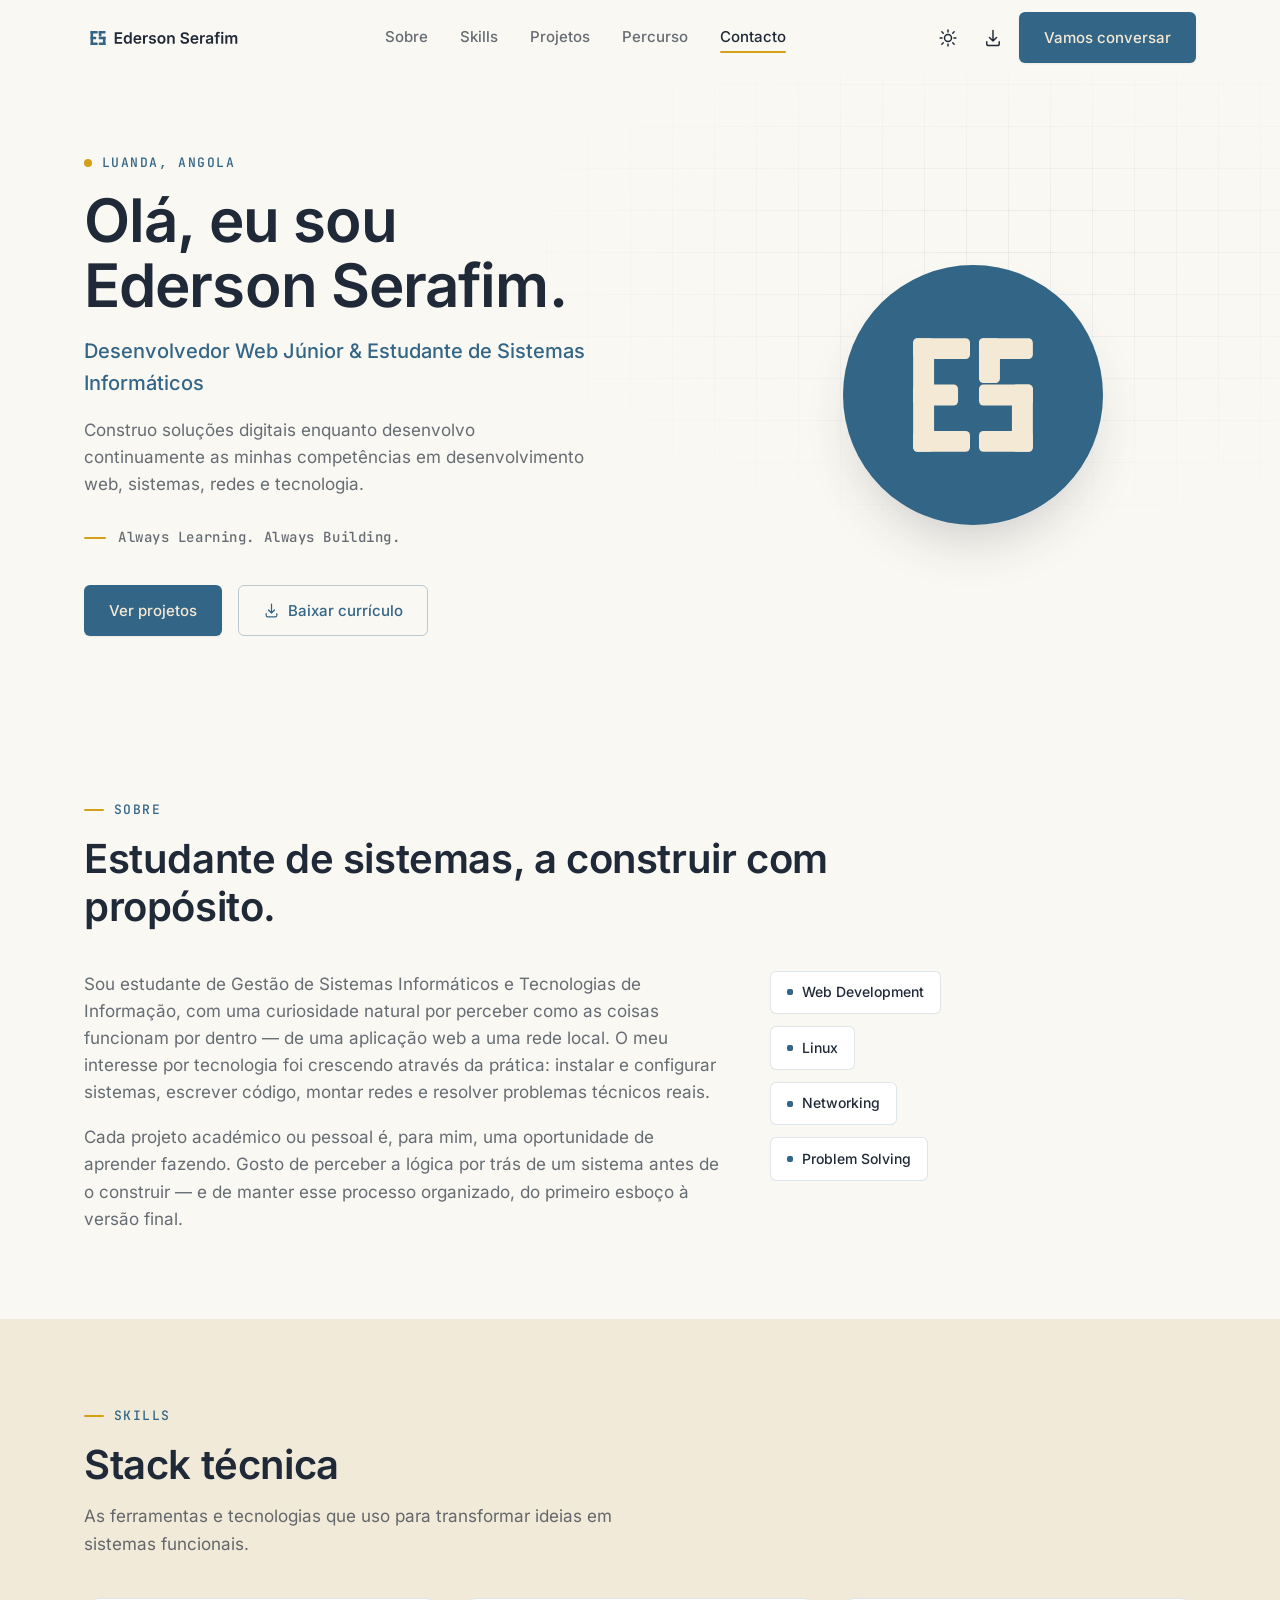
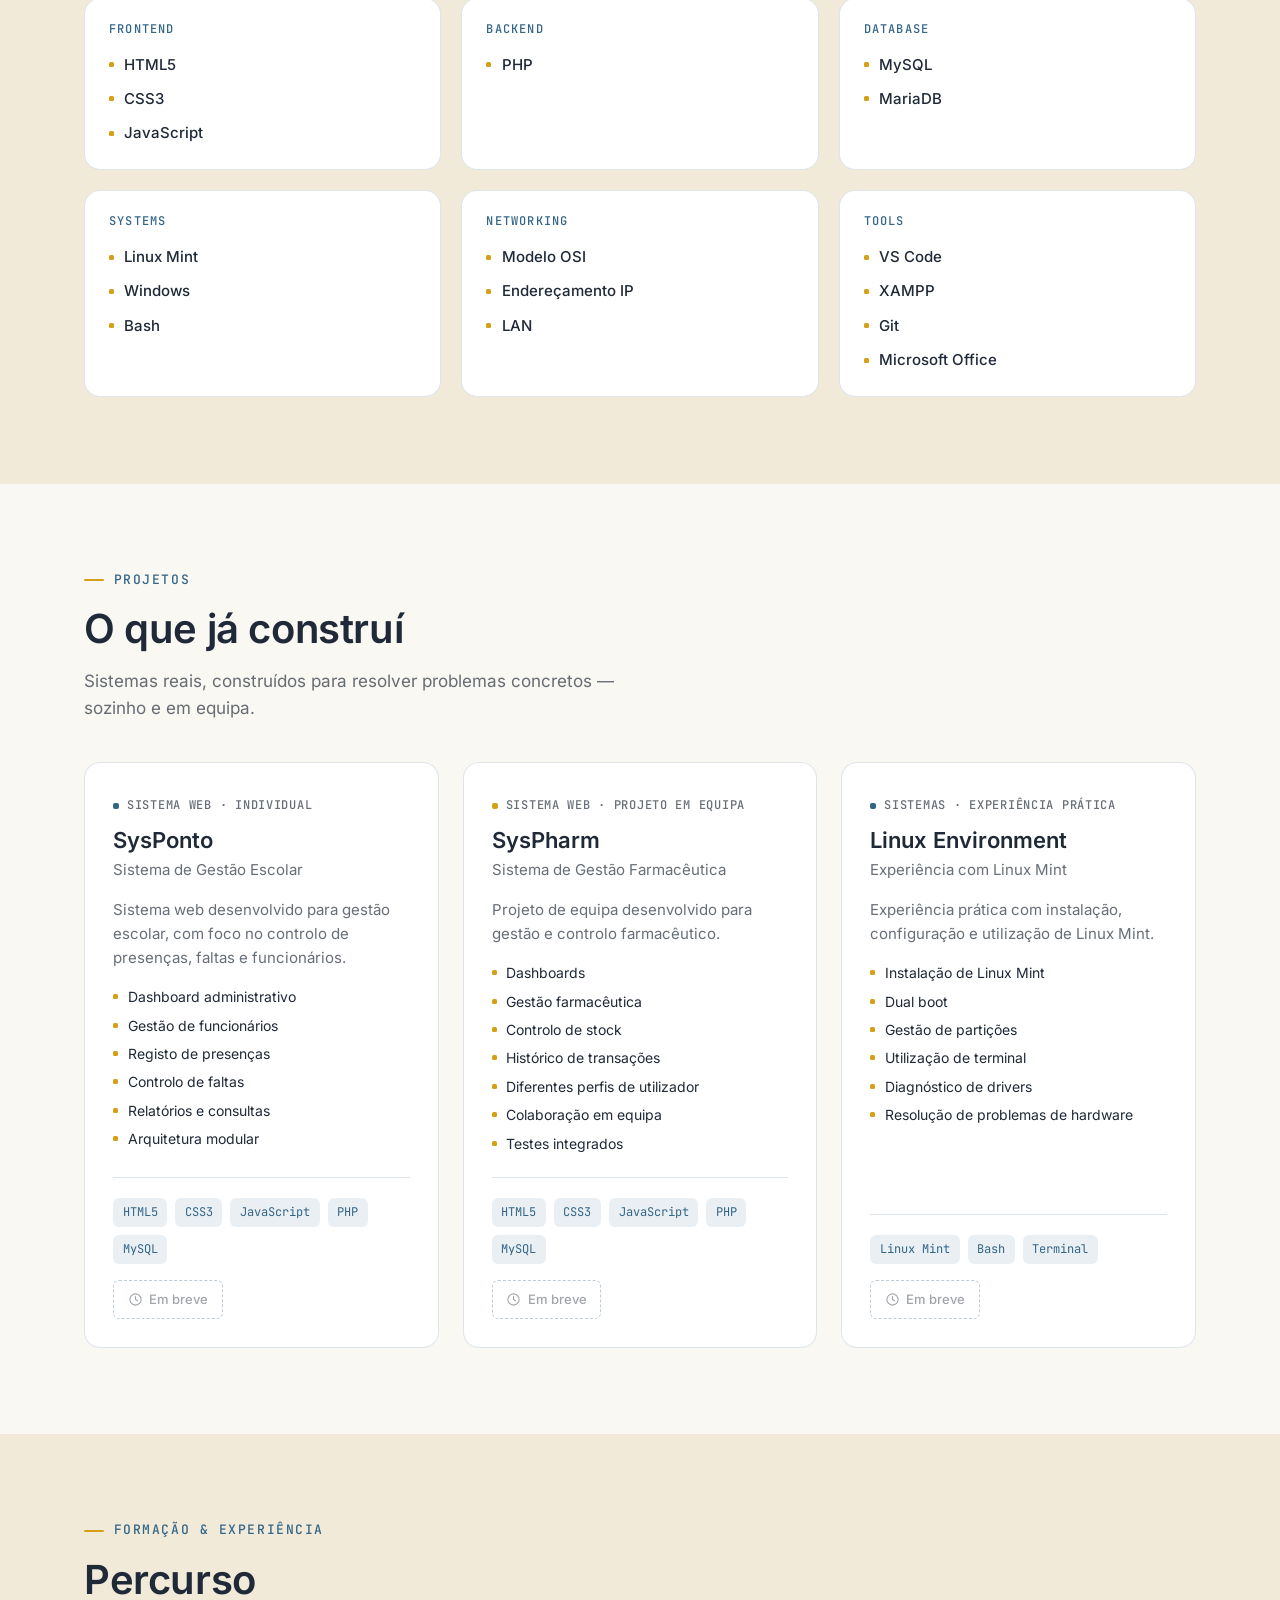
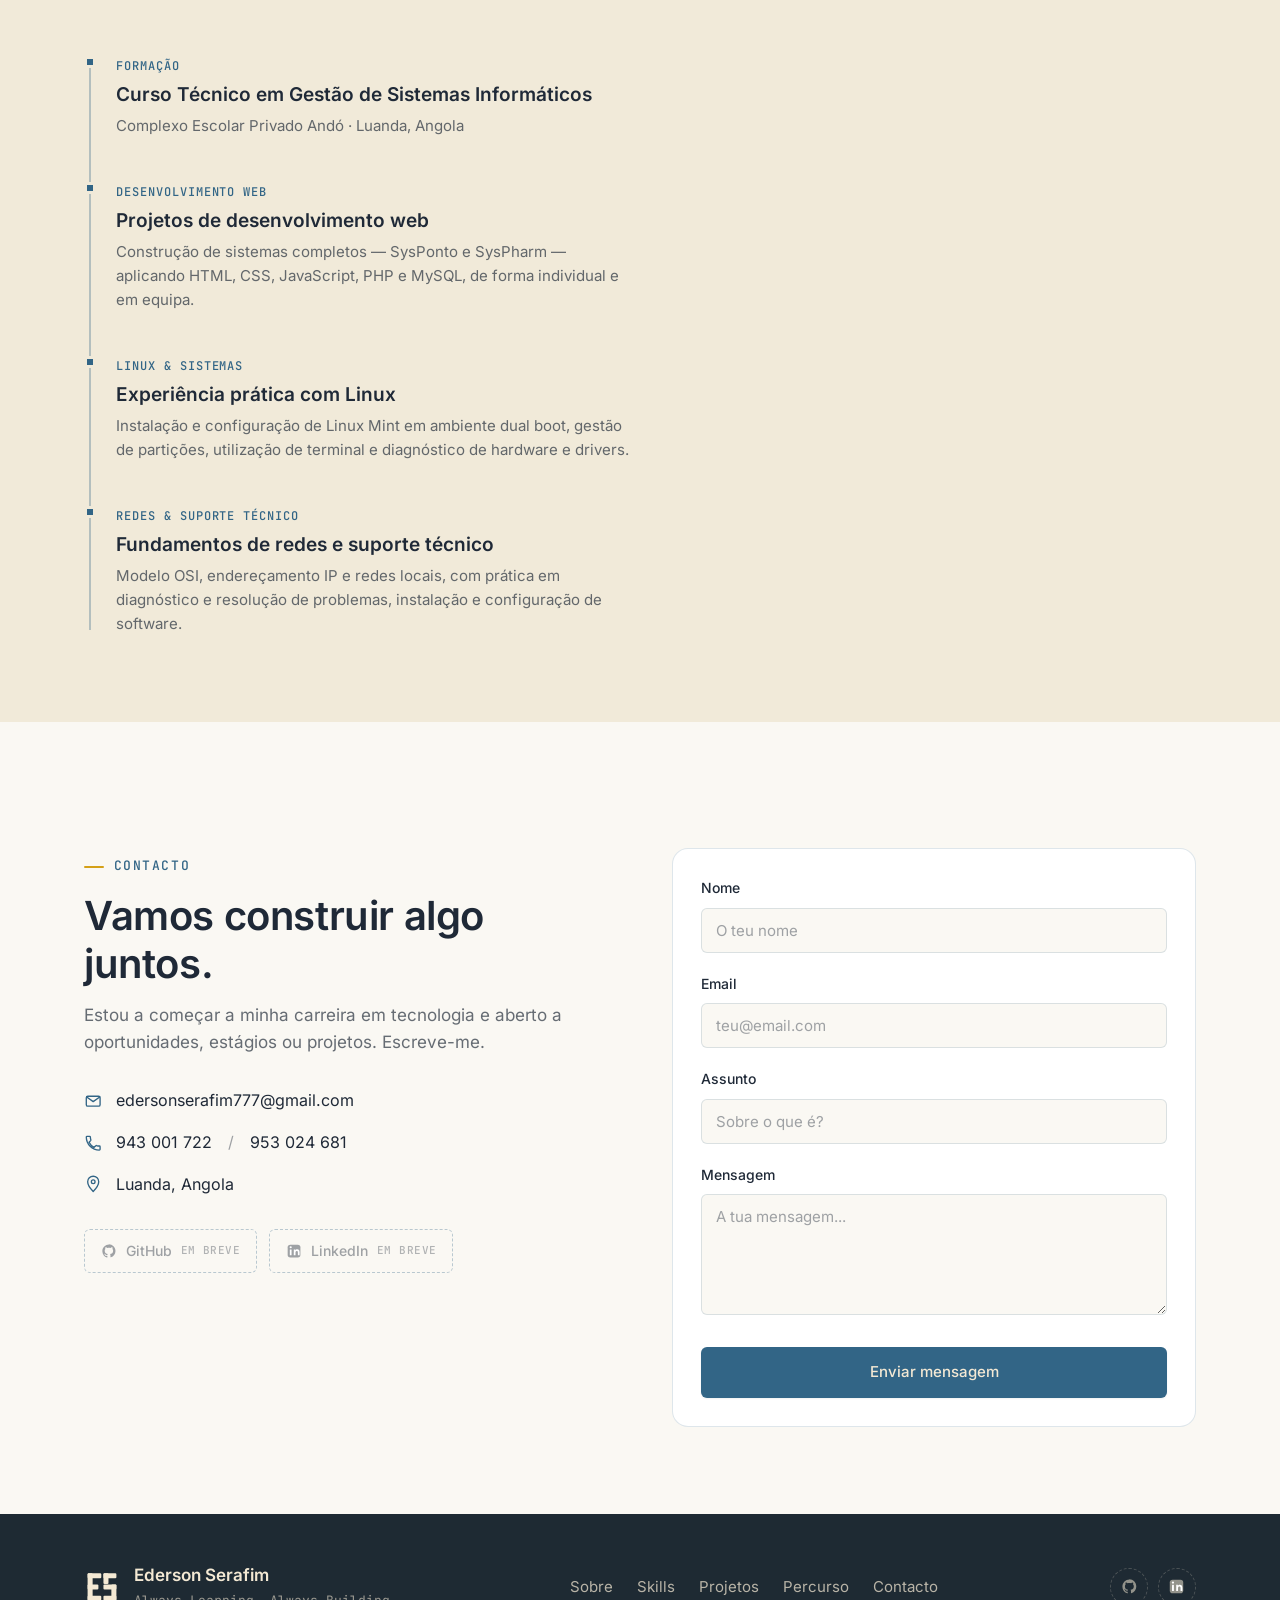
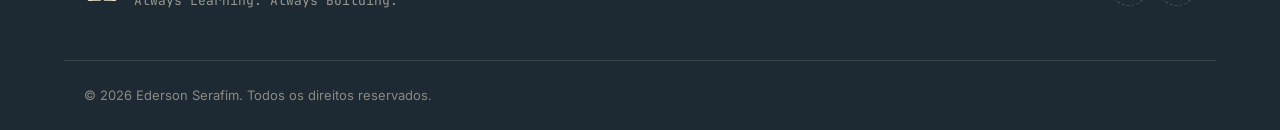
<file: index.html>
<!DOCTYPE html>
<html lang="pt" data-theme="light">
<head>
  <meta charset="UTF-8">
  <meta name="viewport" content="width=device-width, initial-scale=1.0">
  <meta name="color-scheme" content="light dark">
  <title>Ederson Serafim | Desenvolvedor Web Júnior</title>
  <meta name="description" content="Portfólio de Ederson Serafim, estudante de Gestão de Sistemas Informáticos com foco em desenvolvimento web, sistemas, redes e tecnologia.">
  <meta name="author" content="Ederson Serafim">
  <meta name="robots" content="index, follow">

  <!-- Open Graph -->
  <meta property="og:type" content="website">
  <meta property="og:title" content="Ederson Serafim | Desenvolvedor Web Júnior">
  <meta property="og:description" content="Portfólio de Ederson Serafim, estudante de Gestão de Sistemas Informáticos com foco em desenvolvimento web, sistemas, redes e tecnologia.">
  <meta property="og:image" content="assets/favicon/apple-touch-icon.png">
  <meta property="og:locale" content="pt_AO">
  <meta name="twitter:card" content="summary">

  <!-- Favicons (conjunto oficial da marca) -->
  <link rel="icon" href="assets/favicon/favicon.svg" type="image/svg+xml">
  <link rel="icon" href="assets/favicon/favicon-32.png" sizes="32x32" type="image/png">
  <link rel="icon" href="assets/favicon/favicon-16.png" sizes="16x16" type="image/png">
  <link rel="apple-touch-icon" href="assets/favicon/apple-touch-icon.png">
  <link rel="manifest" href="assets/favicon/site.webmanifest">
  <meta name="theme-color" content="#FAF8F3" media="(prefers-color-scheme: light)">
  <meta name="theme-color" content="#1E2A33" media="(prefers-color-scheme: dark)">

  <!-- Fontes self-hosted: pré-carregar só os pesos críticos acima da dobra.
       Sem Google Fonts, sem qualquer CDN — self-hosting total, decisão
       deliberada para as condições de rede em Angola. -->
  <link rel="preload" href="assets/fonts/inter-400.woff2" as="font" type="font/woff2" crossorigin>
  <link rel="preload" href="assets/fonts/inter-600.woff2" as="font" type="font/woff2" crossorigin>

  <link rel="stylesheet" href="css/variables.css">
  <link rel="stylesheet" href="css/base.css">
  <link rel="stylesheet" href="css/components.css">
  <link rel="stylesheet" href="css/responsive.css">

  <!-- Rede de segurança sem JavaScript: o loader só desaparece via JS, e o
       conteúdo com [data-reveal] só aparece via IntersectionObserver. Sem
       isto, uma visita sem JS ficaria presa num ecrã de loading vazio. -->
  <noscript>
    <style>
      .loader { display: none !important; }
      [data-reveal] { opacity: 1 !important; transform: none !important; }
      .mobile-menu { display: none !important; }
      .menu-toggle { display: none !important; }
      .navbar__nav, .navbar__cta, .navbar__actions > .navbar__cv { display: flex !important; }
      .navbar__links { display: flex !important; }
    </style>
  </noscript>

  <!-- Dados estruturados: só campos com informação já presente na página -->
  <script type="application/ld+json">
  {
    "@context": "https://schema.org",
    "@type": "Person",
    "name": "Ederson Serafim",
    "jobTitle": "Desenvolvedor Web Júnior",
    "description": "Estudante de Gestão de Sistemas Informáticos com foco em desenvolvimento web, sistemas, redes e tecnologia.",
    "image": "assets/images/avatar.svg",
    "email": "mailto:edersonserafim777@gmail.com",
    "telephone": "+244943001722",
    "address": {
      "@type": "PostalAddress",
      "addressLocality": "Luanda",
      "addressCountry": "Angola"
    }
  }
  </script>

  <!-- Aplicar o tema guardado antes do primeiro paint, para evitar flash de tema errado -->
  <script>
    (function () {
      try {
        var stored = localStorage.getItem('es-theme');
        var theme = stored || (window.matchMedia('(prefers-color-scheme: dark)').matches ? 'dark' : 'light');
        document.documentElement.setAttribute('data-theme', theme);
      } catch (e) {}
    })();
  </script>
</head>
<body>

  <!-- Sprite de ícones — reutilizados via <use> em toda a página -->
  <svg aria-hidden="true" style="position:absolute;width:0;height:0;overflow:hidden" xmlns="http://www.w3.org/2000/svg">
    <defs>
      <symbol id="icon-sun" viewBox="0 0 24 24" fill="none" stroke="currentColor" stroke-width="1.75" stroke-linecap="round" stroke-linejoin="round">
        <circle cx="12" cy="12" r="4.2"></circle>
        <path d="M12 2.5v2.4M12 19.1v2.4M4.6 4.6l1.7 1.7M17.7 17.7l1.7 1.7M2.5 12h2.4M19.1 12h2.4M4.6 19.4l1.7-1.7M17.7 6.3l1.7-1.7"></path>
      </symbol>
      <symbol id="icon-moon" viewBox="0 0 24 24" fill="none" stroke="currentColor" stroke-width="1.75" stroke-linecap="round" stroke-linejoin="round">
        <path d="M19.8 14.5c-4.6 1.3-9-2.5-8.6-7.2.1-1.6.7-3.1 1.6-4.3C8.2 3.7 4.5 7.7 4.5 12.4c0 5.1 4.1 9.2 9.2 9.2 4 0 7.4-2.5 8.7-6.1-.8.5-1.7.8-2.6 1z"></path>
      </symbol>
      <symbol id="icon-mail" viewBox="0 0 24 24" fill="none" stroke="currentColor" stroke-width="1.75" stroke-linecap="round" stroke-linejoin="round">
        <rect x="3" y="5.5" width="18" height="13" rx="2"></rect>
        <path d="M3.5 6.5l8.5 6 8.5-6"></path>
      </symbol>
      <symbol id="icon-phone" viewBox="0 0 24 24" fill="none" stroke="currentColor" stroke-width="1.75" stroke-linecap="round" stroke-linejoin="round">
        <path d="M6.6 10.8c1.4 2.8 3.8 5.2 6.6 6.6l2.2-2.1c.3-.3.7-.4 1.1-.2 1.1.4 2.3.6 3.5.6.6 0 1 .5 1 1V20c0 .6-.4 1-1 1C10.6 21 3 13.4 3 4c0-.6.4-1 1-1h3.3c.6 0 1 .4 1 1 0 1.2.2 2.4.6 3.5.1.4 0 .8-.2 1.1L6.6 10.8z"></path>
      </symbol>
      <symbol id="icon-pin" viewBox="0 0 24 24" fill="none" stroke="currentColor" stroke-width="1.75" stroke-linecap="round" stroke-linejoin="round">
        <path d="M12 21.5s7.2-7.3 7.2-12.7a7.2 7.2 0 1 0-14.4 0c0 5.4 7.2 12.7 7.2 12.7z"></path>
        <circle cx="12" cy="8.8" r="2.4"></circle>
      </symbol>
      <symbol id="icon-github" viewBox="0 0 24 24" fill="currentColor" stroke="none">
        <path d="M12 2.2c-5.5 0-10 4.5-10 10 0 4.4 2.9 8.2 6.8 9.5.5.1.7-.2.7-.5v-1.9c-2.8.6-3.4-1.2-3.4-1.2-.5-1.1-1.1-1.5-1.1-1.5-.9-.6.1-.6.1-.6 1 .1 1.5 1 1.5 1 .9 1.5 2.3 1.1 2.9.8.1-.6.3-1.1.6-1.3-2.2-.3-4.6-1.1-4.6-4.9 0-1.1.4-1.9 1-2.6-.1-.3-.4-1.3.1-2.6 0 0 .8-.3 2.7 1 .8-.2 1.6-.3 2.5-.3s1.7.1 2.5.3c1.9-1.3 2.7-1 2.7-1 .5 1.3.2 2.3.1 2.6.6.7 1 1.6 1 2.6 0 3.8-2.3 4.6-4.6 4.9.3.3.6.9.6 1.8v2.6c0 .3.2.6.7.5 3.9-1.3 6.8-5 6.8-9.5 0-5.5-4.5-10-10-10z"></path>
      </symbol>
      <symbol id="icon-linkedin" viewBox="0 0 24 24" fill="currentColor" stroke="none">
        <rect x="2.5" y="2.5" width="19" height="19" rx="4"></rect>
        <g fill="var(--color-bg-elevated)">
          <rect x="5.7" y="9.7" width="2.6" height="8.6" rx="0.4"></rect>
          <circle cx="7" cy="6.4" r="1.6"></circle>
          <path d="M11.4 9.7h2.5v1.3c.5-.8 1.4-1.5 2.9-1.5 2.3 0 3.5 1.5 3.5 4.2v4.6H17.7v-4.1c0-1.3-.5-2.1-1.6-2.1-1 0-1.6.7-1.8 1.4-.1.2-.1.5-.1.8v4h-2.6c0-.1.1-7.8 0-8.6z"></path>
        </g>
      </symbol>
      <symbol id="icon-arrow" viewBox="0 0 24 24" fill="none" stroke="currentColor" stroke-width="1.75" stroke-linecap="round" stroke-linejoin="round">
        <path d="M7 17L17 7M8 7h9v9"></path>
      </symbol>
      <symbol id="icon-check" viewBox="0 0 24 24" fill="none" stroke="currentColor" stroke-width="1.9" stroke-linecap="round" stroke-linejoin="round">
        <circle cx="12" cy="12" r="9.2"></circle>
        <path d="M7.8 12.3l2.7 2.7 5.7-6"></path>
      </symbol>
      <symbol id="icon-alert" viewBox="0 0 24 24" fill="none" stroke="currentColor" stroke-width="1.9" stroke-linecap="round" stroke-linejoin="round">
        <circle cx="12" cy="12" r="9.2"></circle>
        <path d="M12 7.5v5.4"></path>
        <circle cx="12" cy="16.3" r="0.15" fill="currentColor"></circle>
      </symbol>
      <symbol id="icon-clock" viewBox="0 0 24 24" fill="none" stroke="currentColor" stroke-width="1.75" stroke-linecap="round" stroke-linejoin="round">
        <circle cx="12" cy="12" r="9"></circle>
        <path d="M12 7.2V12l3.3 2"></path>
      </symbol>
      <symbol id="icon-download" viewBox="0 0 24 24" fill="none" stroke="currentColor" stroke-width="1.75" stroke-linecap="round" stroke-linejoin="round">
        <path d="M12 3v12.5M12 15.5l-4.2-4.2M12 15.5l4.2-4.2"></path>
        <path d="M4.5 16.5v2.3c0 1.2.9 2.2 2.1 2.2h10.8c1.2 0 2.1-1 2.1-2.2v-2.3"></path>
      </symbol>
    </defs>
  </svg>

  <!-- Loading screen — loader-mark.svg é estático; a animação vive no CSS -->
  <div class="loader" id="loader" role="status" aria-live="polite">
    <div class="loader__inner">
      <img
        src="assets/images/loader-mark.svg"
        alt="Ederson Serafim — Gestão de Sistemas Informáticos"
        class="loader__mark"
        width="480" height="329"
      >
      <div class="loader__bar" aria-hidden="true"><span class="loader__bar-fill"></span></div>
    </div>
  </div>

  <a class="skip-link" href="#main">Saltar para o conteúdo principal</a>

  <!-- ===================== NAVBAR ===================== -->
  <header class="navbar" id="navbar">
    <div class="container navbar__inner">
      <a href="#top" class="navbar__brand" aria-label="Ederson Serafim — voltar ao topo">
        <img src="assets/logo/logo-primary-light.svg" alt="Ederson Serafim" class="navbar__logo navbar__logo--light" width="181" height="32">
        <img src="assets/logo/logo-primary-dark-transparent.svg" alt="Ederson Serafim" class="navbar__logo navbar__logo--dark" width="181" height="32">
      </a>

      <nav class="navbar__nav" aria-label="Navegação principal">
        <ul class="navbar__links">
          <li><a href="#sobre" class="navbar__link" data-nav-link>Sobre</a></li>
          <li><a href="#skills" class="navbar__link" data-nav-link>Skills</a></li>
          <li><a href="#projetos" class="navbar__link" data-nav-link>Projetos</a></li>
          <li><a href="#formacao" class="navbar__link" data-nav-link>Percurso</a></li>
          <li><a href="#contacto" class="navbar__link" data-nav-link>Contacto</a></li>
        </ul>
      </nav>

      <div class="navbar__actions">
        <button type="button" class="icon-btn theme-toggle" id="themeToggle" aria-label="Ativar tema escuro" aria-pressed="false">
          <svg class="icon theme-toggle__sun"><use href="#icon-sun"></use></svg>
          <svg class="icon theme-toggle__moon"><use href="#icon-moon"></use></svg>
        </button>
        <a href="assets/cv/Ederson-Serafim-Malanda-CV.pdf" download="Ederson-Serafim-Malanda-CV.pdf" class="icon-btn navbar__cv" aria-label="Baixar currículo em PDF">
          <svg class="icon"><use href="#icon-download"></use></svg>
        </a>
        <a href="#contacto" class="btn btn--primary navbar__cta">Vamos conversar</a>
        <button type="button" class="menu-toggle" id="menuToggle" aria-expanded="false" aria-controls="mobileMenu" aria-label="Abrir menu">
          <span class="menu-toggle__bar"></span>
          <span class="menu-toggle__bar"></span>
          <span class="menu-toggle__bar"></span>
        </button>
      </div>
    </div>
  </header>

  <!-- Painel mobile — FORA do <header>: o header tem backdrop-filter, que
       cria um novo containing block para descendentes position:fixed e
       quebraria este overlay. -->
  <div class="mobile-menu" id="mobileMenu">
      <nav aria-label="Navegação mobile">
        <ul class="mobile-menu__links">
          <li><a href="#sobre" data-nav-link data-mobile-link>Sobre</a></li>
          <li><a href="#skills" data-nav-link data-mobile-link>Skills</a></li>
          <li><a href="#projetos" data-nav-link data-mobile-link>Projetos</a></li>
          <li><a href="#formacao" data-nav-link data-mobile-link>Percurso</a></li>
          <li><a href="#contacto" data-nav-link data-mobile-link>Contacto</a></li>
        </ul>
      </nav>
      <div class="mobile-menu__footer">
        <button type="button" class="icon-btn theme-toggle" id="themeToggleMobile" aria-label="Ativar tema escuro" aria-pressed="false">
          <svg class="icon theme-toggle__sun"><use href="#icon-sun"></use></svg>
          <svg class="icon theme-toggle__moon"><use href="#icon-moon"></use></svg>
          <span>Tema</span>
        </button>
        <a href="assets/cv/Ederson-Serafim-Malanda-CV.pdf" download="Ederson-Serafim-Malanda-CV.pdf" class="btn btn--ghost" data-mobile-link>
          <svg class="icon"><use href="#icon-download"></use></svg>CV
        </a>
        <a href="#contacto" class="btn btn--primary" data-mobile-link>Conversar</a>
      </div>
  </div>
  <!-- fim do painel mobile -->

  <main id="main">

    <!-- ===================== HERO ===================== -->
    <section class="hero" id="top">
      <div class="hero__grid" aria-hidden="true"></div>
      <div class="container hero__inner">
        <div class="hero__content" data-reveal>
          <p class="eyebrow"><span class="status-dot" aria-hidden="true"></span>Luanda, Angola</p>
          <h1 class="hero__title">Olá, eu sou<br><span class="hero__name">Ederson Serafim</span>.</h1>
          <p class="hero__role">Desenvolvedor Web Júnior &amp; Estudante de Sistemas Informáticos</p>
          <p class="hero__lede">Construo soluções digitais enquanto desenvolvo continuamente as minhas competências em desenvolvimento web, sistemas, redes e tecnologia.</p>
          <p class="hero__philosophy"><span class="hero__philosophy-rule" aria-hidden="true"></span>Always Learning. Always Building.</p>
          <div class="hero__actions">
            <a href="#projetos" class="btn btn--primary">Ver projetos</a>
            <a href="assets/cv/Ederson-Serafim-Malanda-CV.pdf" download="Ederson-Serafim-Malanda-CV.pdf" class="btn btn--ghost">
              <svg class="icon"><use href="#icon-download"></use></svg>Baixar currículo
            </a>
          </div>
        </div>
        <div class="hero__visual" data-reveal>
          <div class="hero__avatar-frame">
            <img src="assets/images/avatar.svg" alt="Monograma ES — símbolo de Ederson Serafim" class="hero__avatar" width="200" height="200">
          </div>
        </div>
      </div>
    </section>

    <!-- ===================== SOBRE ===================== -->
    <section class="about" id="sobre">
      <div class="container">
        <p class="eyebrow" data-reveal><span class="eyebrow__rule" aria-hidden="true"></span>Sobre</p>
        <h2 class="section-title" data-reveal>Estudante de sistemas, a construir com propósito.</h2>
        <div class="about__grid">
          <div class="about__text" data-reveal>
            <p>Sou estudante de Gestão de Sistemas Informáticos e Tecnologias de Informação, com uma curiosidade natural por perceber como as coisas funcionam por dentro — de uma aplicação web a uma rede local. O meu interesse por tecnologia foi crescendo através da prática: instalar e configurar sistemas, escrever código, montar redes e resolver problemas técnicos reais.</p>
            <p>Cada projeto académico ou pessoal é, para mim, uma oportunidade de aprender fazendo. Gosto de perceber a lógica por trás de um sistema antes de o construir — e de manter esse processo organizado, do primeiro esboço à versão final.</p>
          </div>
          <ul class="about__badges" data-reveal>
            <li class="badge"><span class="badge__dot" aria-hidden="true"></span>Web Development</li>
            <li class="badge"><span class="badge__dot" aria-hidden="true"></span>Linux</li>
            <li class="badge"><span class="badge__dot" aria-hidden="true"></span>Networking</li>
            <li class="badge"><span class="badge__dot" aria-hidden="true"></span>Problem Solving</li>
          </ul>
        </div>
      </div>
    </section>

    <!-- ===================== SKILLS ===================== -->
    <section class="skills" id="skills">
      <div class="container">
        <p class="eyebrow" data-reveal><span class="eyebrow__rule" aria-hidden="true"></span>Skills</p>
        <h2 class="section-title" data-reveal>Stack técnica</h2>
        <p class="section-lede" data-reveal>As ferramentas e tecnologias que uso para transformar ideias em sistemas funcionais.</p>

        <div class="skills__grid">
          <div class="skill-card" data-reveal>
            <h3 class="skill-card__title">Frontend</h3>
            <ul class="skill-card__list">
              <li>HTML5</li><li>CSS3</li><li>JavaScript</li>
            </ul>
          </div>
          <div class="skill-card" data-reveal>
            <h3 class="skill-card__title">Backend</h3>
            <ul class="skill-card__list">
              <li>PHP</li>
            </ul>
          </div>
          <div class="skill-card" data-reveal>
            <h3 class="skill-card__title">Database</h3>
            <ul class="skill-card__list">
              <li>MySQL</li><li>MariaDB</li>
            </ul>
          </div>
          <div class="skill-card" data-reveal>
            <h3 class="skill-card__title">Systems</h3>
            <ul class="skill-card__list">
              <li>Linux Mint</li><li>Windows</li><li>Bash</li>
            </ul>
          </div>
          <div class="skill-card" data-reveal>
            <h3 class="skill-card__title">Networking</h3>
            <ul class="skill-card__list">
              <li>Modelo OSI</li><li>Endereçamento IP</li><li>LAN</li>
            </ul>
          </div>
          <div class="skill-card" data-reveal>
            <h3 class="skill-card__title">Tools</h3>
            <ul class="skill-card__list">
              <li>VS Code</li><li>XAMPP</li><li>Git</li><li>Microsoft Office</li>
            </ul>
          </div>
        </div>
      </div>
    </section>

    <!-- ===================== PROJETOS ===================== -->
    <section class="projects" id="projetos">
      <div class="container">
        <p class="eyebrow" data-reveal><span class="eyebrow__rule" aria-hidden="true"></span>Projetos</p>
        <h2 class="section-title" data-reveal>O que já construí</h2>
        <p class="section-lede" data-reveal>Sistemas reais, construídos para resolver problemas concretos — sozinho e em equipa.</p>

        <div class="projects__grid">

          <article class="project-card" data-reveal>
            <div class="project-card__header">
              <span class="project-card__category">Sistema Web · Individual</span>
              <h3 class="project-card__title">SysPonto</h3>
              <p class="project-card__subtitle">Sistema de Gestão Escolar</p>
            </div>
            <p class="project-card__desc">Sistema web desenvolvido para gestão escolar, com foco no controlo de presenças, faltas e funcionários.</p>
            <ul class="project-card__highlights">
              <li>Dashboard administrativo</li>
              <li>Gestão de funcionários</li>
              <li>Registo de presenças</li>
              <li>Controlo de faltas</li>
              <li>Relatórios e consultas</li>
              <li>Arquitetura modular</li>
            </ul>
            <div class="project-card__footer">
              <div class="project-card__tech">
                <span class="tech-tag">HTML5</span><span class="tech-tag">CSS3</span><span class="tech-tag">JavaScript</span><span class="tech-tag">PHP</span><span class="tech-tag">MySQL</span>
              </div>
              <button type="button" class="project-card__link" disabled aria-label="SysPonto — projeto em breve disponível">
                <svg class="icon"><use href="#icon-clock"></use></svg>Em breve
              </button>
            </div>
          </article>

          <article class="project-card" data-reveal>
            <div class="project-card__header">
              <span class="project-card__category project-card__category--team">Sistema Web · Projeto em Equipa</span>
              <h3 class="project-card__title">SysPharm</h3>
              <p class="project-card__subtitle">Sistema de Gestão Farmacêutica</p>
            </div>
            <p class="project-card__desc">Projeto de equipa desenvolvido para gestão e controlo farmacêutico.</p>
            <ul class="project-card__highlights">
              <li>Dashboards</li>
              <li>Gestão farmacêutica</li>
              <li>Controlo de stock</li>
              <li>Histórico de transações</li>
              <li>Diferentes perfis de utilizador</li>
              <li>Colaboração em equipa</li>
              <li>Testes integrados</li>
            </ul>
            <div class="project-card__footer">
              <div class="project-card__tech">
                <span class="tech-tag">HTML5</span><span class="tech-tag">CSS3</span><span class="tech-tag">JavaScript</span><span class="tech-tag">PHP</span><span class="tech-tag">MySQL</span>
              </div>
              <button type="button" class="project-card__link" disabled aria-label="SysPharm — projeto em breve disponível">
                <svg class="icon"><use href="#icon-clock"></use></svg>Em breve
              </button>
            </div>
          </article>

          <article class="project-card" data-reveal>
            <div class="project-card__header">
              <span class="project-card__category">Sistemas · Experiência Prática</span>
              <h3 class="project-card__title">Linux Environment</h3>
              <p class="project-card__subtitle">Experiência com Linux Mint</p>
            </div>
            <p class="project-card__desc">Experiência prática com instalação, configuração e utilização de Linux Mint.</p>
            <ul class="project-card__highlights">
              <li>Instalação de Linux Mint</li>
              <li>Dual boot</li>
              <li>Gestão de partições</li>
              <li>Utilização de terminal</li>
              <li>Diagnóstico de drivers</li>
              <li>Resolução de problemas de hardware</li>
            </ul>
            <div class="project-card__footer">
              <div class="project-card__tech">
                <span class="tech-tag">Linux Mint</span><span class="tech-tag">Bash</span><span class="tech-tag">Terminal</span>
              </div>
              <button type="button" class="project-card__link" disabled aria-label="Linux Environment — projeto em breve disponível">
                <svg class="icon"><use href="#icon-clock"></use></svg>Em breve
              </button>
            </div>
          </article>

        </div>
      </div>
    </section>

    <!-- ===================== FORMAÇÃO & EXPERIÊNCIA ===================== -->
    <section class="timeline" id="formacao">
      <div class="container">
        <p class="eyebrow" data-reveal><span class="eyebrow__rule" aria-hidden="true"></span>Formação &amp; Experiência</p>
        <h2 class="section-title" data-reveal>Percurso</h2>

        <ol class="timeline__list">
          <li class="timeline__item" data-reveal>
            <div class="timeline__marker" aria-hidden="true"></div>
            <div class="timeline__content">
              <span class="timeline__tag">Formação</span>
              <h3 class="timeline__title">Curso Técnico em Gestão de Sistemas Informáticos</h3>
              <p class="timeline__meta">Complexo Escolar Privado Andó · Luanda, Angola</p>
            </div>
          </li>
          <li class="timeline__item" data-reveal>
            <div class="timeline__marker" aria-hidden="true"></div>
            <div class="timeline__content">
              <span class="timeline__tag">Desenvolvimento Web</span>
              <h3 class="timeline__title">Projetos de desenvolvimento web</h3>
              <p class="timeline__desc">Construção de sistemas completos — SysPonto e SysPharm — aplicando HTML, CSS, JavaScript, PHP e MySQL, de forma individual e em equipa.</p>
            </div>
          </li>
          <li class="timeline__item" data-reveal>
            <div class="timeline__marker" aria-hidden="true"></div>
            <div class="timeline__content">
              <span class="timeline__tag">Linux &amp; Sistemas</span>
              <h3 class="timeline__title">Experiência prática com Linux</h3>
              <p class="timeline__desc">Instalação e configuração de Linux Mint em ambiente dual boot, gestão de partições, utilização de terminal e diagnóstico de hardware e drivers.</p>
            </div>
          </li>
          <li class="timeline__item" data-reveal>
            <div class="timeline__marker" aria-hidden="true"></div>
            <div class="timeline__content">
              <span class="timeline__tag">Redes &amp; Suporte Técnico</span>
              <h3 class="timeline__title">Fundamentos de redes e suporte técnico</h3>
              <p class="timeline__desc">Modelo OSI, endereçamento IP e redes locais, com prática em diagnóstico e resolução de problemas, instalação e configuração de software.</p>
            </div>
          </li>
        </ol>
      </div>
    </section>

    <!-- ===================== CONTACTO ===================== -->
    <section class="contact" id="contacto">
      <div class="container contact__grid">
        <div class="contact__info" data-reveal>
          <p class="eyebrow"><span class="eyebrow__rule" aria-hidden="true"></span>Contacto</p>
          <h2 class="section-title">Vamos construir algo juntos.</h2>
          <p class="section-lede">Estou a começar a minha carreira em tecnologia e aberto a oportunidades, estágios ou projetos. Escreve-me.</p>

          <ul class="contact__list">
            <li>
              <svg class="icon"><use href="#icon-mail"></use></svg>
              <a href="mailto:edersonserafim777@gmail.com">edersonserafim777@gmail.com</a>
            </li>
            <li>
              <svg class="icon"><use href="#icon-phone"></use></svg>
              <a href="tel:+244943001722">943 001 722</a><span class="contact__sep">/</span><a href="tel:+244953024681">953 024 681</a>
            </li>
            <li>
              <svg class="icon"><use href="#icon-pin"></use></svg>
              <span>Luanda, Angola</span>
            </li>
          </ul>

          <div class="contact__social">
            <button type="button" class="social-link" disabled aria-label="GitHub — perfil em breve">
              <svg class="icon"><use href="#icon-github"></use></svg>GitHub<em>Em breve</em>
            </button>
            <button type="button" class="social-link" disabled aria-label="LinkedIn — perfil em breve">
              <svg class="icon"><use href="#icon-linkedin"></use></svg>LinkedIn<em>Em breve</em>
            </button>
          </div>
        </div>

        <form class="contact-form" id="contactForm" data-reveal novalidate>
          <div class="form-field">
            <label for="name">Nome</label>
            <input type="text" id="name" name="name" autocomplete="name" placeholder="O teu nome" required aria-describedby="nameError">
            <span class="form-error" id="nameError"></span>
          </div>
          <div class="form-field">
            <label for="email">Email</label>
            <input type="email" id="email" name="email" autocomplete="email" placeholder="teu@email.com" required aria-describedby="emailError">
            <span class="form-error" id="emailError"></span>
          </div>
          <div class="form-field">
            <label for="subject">Assunto</label>
            <input type="text" id="subject" name="subject" placeholder="Sobre o que é?" required aria-describedby="subjectError">
            <span class="form-error" id="subjectError"></span>
          </div>
          <div class="form-field">
            <label for="message">Mensagem</label>
            <textarea id="message" name="message" rows="5" placeholder="A tua mensagem..." required aria-describedby="messageError"></textarea>
            <span class="form-error" id="messageError"></span>
          </div>
          <button type="submit" class="btn btn--primary form-submit">
            <span class="form-submit__label">Enviar mensagem</span>
          </button>
          <p class="form-status" id="formStatus" role="status" aria-live="polite"></p>
        </form>
      </div>
    </section>

  </main>

  <!-- ===================== FOOTER ===================== -->
  <footer class="footer">
    <div class="container footer__inner">
      <div class="footer__brand">
        <img src="assets/logo/logo-mark-dark.svg" alt="" class="footer__mark" width="36" height="36" loading="lazy">
        <div>
          <p class="footer__name">Ederson Serafim</p>
          <p class="footer__philosophy">Always Learning. Always Building.</p>
        </div>
      </div>

      <nav class="footer__nav" aria-label="Navegação do rodapé">
        <a href="#sobre">Sobre</a>
        <a href="#skills">Skills</a>
        <a href="#projetos">Projetos</a>
        <a href="#formacao">Percurso</a>
        <a href="#contacto">Contacto</a>
      </nav>

      <div class="footer__social">
        <button type="button" class="social-link social-link--footer" disabled aria-label="GitHub — perfil em breve">
          <svg class="icon"><use href="#icon-github"></use></svg>
        </button>
        <button type="button" class="social-link social-link--footer" disabled aria-label="LinkedIn — perfil em breve">
          <svg class="icon"><use href="#icon-linkedin"></use></svg>
        </button>
      </div>
    </div>
    <div class="container footer__bottom">
      <p>&copy; <span id="year">2026</span> Ederson Serafim. Todos os direitos reservados.</p>
    </div>
  </footer>

  <script src="js/script.js" defer></script>
</body>
</html>
</file>
<file: css/variables.css>
/* ============================================================
   Ederson Serafim — Portfolio
   Design tokens — derivados de docs/BRAND_GUIDELINES.md
   Petrol Blue #326586 · Sand Mist #F4E9D4 · Amber Gold #D4A017
   Inter (UI/headings) · JetBrains Mono (elementos técnicos)

   Estratégia de dark mode: os tokens de MARCA (petrol/sand/amber)
   são constantes — a marca não "inverte" com o tema (ver
   BRAND_GUIDELINES §3, combinações permitidas). Só os tokens
   SEMÂNTICOS (bg, texto, superfícies, --color-accent) mudam
   dentro de [data-theme="dark"]. O resto do CSS aponta sempre
   para os mesmos nomes de variável — nunca duplica uma regra só
   para trocar de tema.
   ============================================================ */

:root {
  /* ---------- Marca (constantes) ---------- */
  --color-petrol: #326586;
  --color-petrol-rgb: 50, 101, 134;
  --color-petrol-dark: #244a63;
  --color-sand: #F4E9D4;
  --color-sand-rgb: 244, 233, 212;
  --color-amber: #D4A017;
  --color-amber-rgb: 212, 160, 23;
  --color-error: #B3261E;
  --color-error-rgb: 179, 38, 30;

  /* ---------- Semânticos — modo claro (padrão) ---------- */
  --color-bg: #FAF8F3;
  --color-bg-rgb: 250, 248, 243;
  --color-bg-elevated: #FFFFFF;
  --color-bg-alt: #F1EAD9;
  --color-heading: #1F2937;
  --color-text: #1F2937;
  --color-text-muted: rgba(31, 41, 55, .68);
  --color-text-faint: rgba(31, 41, 55, .42);
  --color-border: rgba(50, 101, 134, .16);
  --color-border-strong: rgba(50, 101, 134, .32);
  /* --color-accent: cor de destaque sobre o fundo do tema ativo —
     Petrol Blue em claro, Sand Mist em escuro (ambas combinações
     permitidas pelo Brand Kit). Usado em eyebrows, ícones de
     contacto, sublinhados ativos — tudo o que precisaria de um
     override [data-theme="dark"] só para trocar de cor. */
  --color-accent: var(--color-petrol);
  --color-accent-rgb: var(--color-petrol-rgb);
  --color-focus: var(--color-petrol);

  --shadow-sm: 0 1px 2px rgba(30, 42, 51, .07);
  --shadow-md: 0 12px 28px -12px rgba(30, 42, 51, .18);
  --shadow-lg: 0 28px 56px -20px rgba(30, 42, 51, .24);

  /* ---------- Tipografia ---------- */
  --font-sans: 'Inter', -apple-system, BlinkMacSystemFont, 'Segoe UI', Roboto, sans-serif;
  --font-mono: 'JetBrains Mono', 'SFMono-Regular', Consolas, 'Liberation Mono', monospace;

  /* ---------- Forma — eco do rx=3 do monograma: cantos precisos ---------- */
  --radius-sm: 6px;
  --radius-md: 10px;
  --radius-lg: 16px;
  --radius-full: 999px;

  /* ---------- Movimento ---------- */
  --ease: cubic-bezier(.4, 0, .2, 1);
  --dur-fast: 150ms;
  --dur-base: 240ms;
  --dur-slow: 480ms;

  /* ---------- Layout ---------- */
  --container-w: 72rem;
  --container-pad: 1.25rem;
  --navbar-h: 76px;

  color-scheme: light;
}

[data-theme="dark"] {
  --color-bg: #1E2A33;
  --color-bg-rgb: 30, 42, 51;
  --color-bg-elevated: #263542;
  --color-bg-alt: #202E38;
  --color-heading: #F4E9D4;
  --color-text: rgba(244, 233, 212, .82);
  --color-text-muted: rgba(244, 233, 212, .60);
  --color-text-faint: rgba(244, 233, 212, .38);
  --color-border: rgba(244, 233, 212, .14);
  --color-border-strong: rgba(244, 233, 212, .28);
  --color-accent: var(--color-sand);
  --color-accent-rgb: var(--color-sand-rgb);
  --color-focus: var(--color-sand);

  --shadow-sm: 0 1px 2px rgba(0, 0, 0, .28);
  --shadow-md: 0 12px 28px -12px rgba(0, 0, 0, .45);
  --shadow-lg: 0 28px 56px -20px rgba(0, 0, 0, .55);

  color-scheme: dark;
}

/* Sem JS, sem localStorage: seguir a preferência do sistema como
   segunda linha de defesa. O inline script no <head> trata o caso
   comum (JS ligado) antes do primeiro paint; isto cobre o visitante
   raro sem JavaScript e sem tema guardado. */
@media (prefers-color-scheme: dark) {
  :root:not([data-theme="light"]):not([data-theme="dark"]) {
    --color-bg: #1E2A33;
    --color-bg-rgb: 30, 42, 51;
    --color-bg-elevated: #263542;
    --color-bg-alt: #202E38;
    --color-heading: #F4E9D4;
    --color-text: rgba(244, 233, 212, .82);
    --color-text-muted: rgba(244, 233, 212, .60);
    --color-text-faint: rgba(244, 233, 212, .38);
    --color-border: rgba(244, 233, 212, .14);
    --color-border-strong: rgba(244, 233, 212, .28);
    --color-accent: var(--color-sand);
    --color-accent-rgb: var(--color-sand-rgb);
    --color-focus: var(--color-sand);
    --shadow-sm: 0 1px 2px rgba(0, 0, 0, .28);
    --shadow-md: 0 12px 28px -12px rgba(0, 0, 0, .45);
    --shadow-lg: 0 28px 56px -20px rgba(0, 0, 0, .55);
    color-scheme: dark;
  }
}
</file>
<file: css/base.css>
/* ============================================================
   Ederson Serafim — Portfolio
   Base — reset, fontes self-hosted, elementos HTML, utilitários
   ============================================================ */

/* ---------- Reset ---------- */
*, *::before, *::after { box-sizing: border-box; }
* { margin: 0; padding: 0; }

html {
  -webkit-text-size-adjust: 100%;
  scroll-behavior: smooth;
}
@media (prefers-reduced-motion: reduce) {
  html { scroll-behavior: auto; }
}
html, body { overflow-x: hidden; width: 100%; }

/* Compensa a navbar fixa ao navegar para uma âncora */
[id] { scroll-margin-top: calc(var(--navbar-h) + .5rem); }

body {
  min-height: 100vh;
  font-family: var(--font-sans);
  font-size: 1rem;
  font-weight: 400;
  line-height: 1.6;
  color: var(--color-text);
  background: var(--color-bg);
  transition: background-color var(--dur-base) var(--ease), color var(--dur-base) var(--ease);
}
@media (prefers-reduced-motion: reduce) {
  body { transition: none; }
}

img, svg, video { display: block; max-width: 100%; height: auto; }
a { color: inherit; text-decoration: none; transition: color var(--dur-fast) var(--ease); }
button { font: inherit; color: inherit; background: none; border: none; cursor: pointer; }
input, textarea, button, select { font-family: inherit; }
ul, ol { list-style: none; }
h1, h2, h3, h4 { font-weight: 600; line-height: 1.15; color: var(--color-heading); font-family: var(--font-sans); }
p { line-height: 1.6; color: var(--color-text); }

/* ---------- Fontes self-hosted (Inter + JetBrains Mono) ----------
   Servidas localmente a partir de assets/fonts — zero pedidos a
   CDNs externas. Decisão deliberada para as condições de rede em
   Angola: nada de Google Fonts, nada de dependências de runtime. */
@font-face {
  font-family: 'Inter';
  font-style: normal;
  font-weight: 400;
  font-display: swap;
  src: url('../assets/fonts/inter-400.woff2') format('woff2');
  unicode-range: U+0000-00FF, U+0131, U+0152-0153, U+02BB-02BC, U+02C6, U+02DA, U+02DC, U+2000-206F, U+20AC, U+2122, U+2191, U+2193, U+2212, U+2215, U+FEFF, U+FFFD;
}
@font-face {
  font-family: 'Inter';
  font-style: normal;
  font-weight: 500;
  font-display: swap;
  src: url('../assets/fonts/inter-500.woff2') format('woff2');
  unicode-range: U+0000-00FF, U+0131, U+0152-0153, U+02BB-02BC, U+02C6, U+02DA, U+02DC, U+2000-206F, U+20AC, U+2122, U+2191, U+2193, U+2212, U+2215, U+FEFF, U+FFFD;
}
@font-face {
  font-family: 'Inter';
  font-style: normal;
  font-weight: 600;
  font-display: swap;
  src: url('../assets/fonts/inter-600.woff2') format('woff2');
  unicode-range: U+0000-00FF, U+0131, U+0152-0153, U+02BB-02BC, U+02C6, U+02DA, U+02DC, U+2000-206F, U+20AC, U+2122, U+2191, U+2193, U+2212, U+2215, U+FEFF, U+FFFD;
}
@font-face {
  font-family: 'JetBrains Mono';
  font-style: normal;
  font-weight: 400;
  font-display: swap;
  src: url('../assets/fonts/jetbrains-mono-400.woff2') format('woff2');
  unicode-range: U+0000-00FF, U+0131, U+0152-0153, U+02BB-02BC, U+02C6, U+02DA, U+02DC, U+2000-206F, U+20AC, U+2122, U+2191, U+2193, U+2212, U+2215, U+FEFF, U+FFFD;
}
@font-face {
  font-family: 'JetBrains Mono';
  font-style: normal;
  font-weight: 500;
  font-display: swap;
  src: url('../assets/fonts/jetbrains-mono-500.woff2') format('woff2');
  unicode-range: U+0000-00FF, U+0131, U+0152-0153, U+02BB-02BC, U+02C6, U+02DA, U+02DC, U+2000-206F, U+20AC, U+2122, U+2191, U+2193, U+2212, U+2215, U+FEFF, U+FFFD;
}

/* ---------- Seleção de texto ---------- */
::selection { background: rgba(var(--color-amber-rgb), .32); color: var(--color-heading); }

/* ---------- Foco visível — nunca remover, só estilizar ----------
   Petrol Blue em modo claro / Sand Mist em modo escuro: ambas são
   combinações permitidas pelo BRAND_GUIDELINES (§3). */
:focus-visible {
  outline: 2px solid var(--color-focus);
  outline-offset: 3px;
  border-radius: var(--radius-sm);
}

/* ---------- Skip link ---------- */
.skip-link {
  position: absolute;
  top: -100%;
  left: 1rem;
  z-index: 1000;
  background: var(--color-petrol);
  color: var(--color-sand);
  padding: .75rem 1.25rem;
  border-radius: var(--radius-sm);
  font-weight: 500;
  transition: top var(--dur-fast) var(--ease);
}
.skip-link:focus { top: 1rem; }

/* ---------- Visualmente oculto mas acessível a leitores de ecrã ---------- */
.visually-hidden {
  position: absolute;
  width: 1px; height: 1px;
  padding: 0; margin: -1px;
  overflow: hidden;
  clip: rect(0, 0, 0, 0);
  white-space: nowrap;
  border: 0;
}

/* Nota: a rede de segurança para visitas sem JavaScript (loader,
   [data-reveal], menu mobile) vive num <noscript><style> dentro do
   <head> do index.html — não aqui. Um <noscript> só é interpretado
   pelo browser quando o JavaScript está mesmo desativado, o que
   evita qualquer dança de classes "js/no-js" e a corrida entre
   script e CSS que isso implicaria. Mais simples, mais robusto. */
</file>
<file: css/components.css>
/* ============================================================
   Ederson Serafim — Portfolio
   Componentes — um bloco por secção da página.

   Nota sobre dark mode: a maioria dos componentes abaixo NÃO tem
   overrides [data-theme="dark"] — porque já apontam para
   --color-accent / --color-heading / --color-text-muted / etc.,
   tokens que mudam sozinhos em variables.css. Só existem overrides
   explícitos aqui onde algo estrutural precisa de mudar (trocar a
   imagem do logo, mostrar o ícone da lua em vez do sol) — coisas
   que uma variável de cor sozinha não resolve.
   ============================================================ */

/* ---------- Layout utilitário ---------- */
.container {
  width: 100%;
  max-width: var(--container-w);
  margin-inline: auto;
  padding-inline: var(--container-pad);
}

section { padding-block: clamp(3.5rem, 3rem + 3vw, 6.5rem); }

/* ---------- Tipografia de secção ---------- */
.eyebrow {
  display: flex;
  align-items: center;
  gap: .6rem;
  font-family: var(--font-mono);
  font-size: .8125rem;
  font-weight: 500;
  letter-spacing: .12em;
  text-transform: uppercase;
  color: var(--color-accent);
  margin-bottom: .9rem;
}
.eyebrow__rule {
  display: inline-block;
  width: 20px;
  height: 2px;
  background: var(--color-amber);
  border-radius: var(--radius-full);
  flex-shrink: 0;
}
.status-dot {
  width: 8px;
  height: 8px;
  border-radius: 50%;
  background: var(--color-amber);
  flex-shrink: 0;
  animation: pulse-dot 2.4s var(--ease) infinite;
}
@media (prefers-reduced-motion: reduce) { .status-dot { animation: none; } }

.section-title {
  font-size: clamp(1.75rem, 1.35rem + 1.8vw, 2.5rem);
  font-weight: 600;
  letter-spacing: -0.01em;
  line-height: 1.2;
  max-width: 34ch;
}
.section-lede {
  margin-top: .9rem;
  font-size: 1.0625rem;
  color: var(--color-text-muted);
  max-width: 52ch;
}

/* ---------- Botões ---------- */
.btn {
  display: inline-flex;
  align-items: center;
  justify-content: center;
  gap: .5rem;
  padding: .8rem 1.5rem;
  font-size: .9375rem;
  font-weight: 500;
  border-radius: var(--radius-sm);
  border: 1.5px solid transparent;
  white-space: nowrap;
  transition: transform var(--dur-fast) var(--ease), background-color var(--dur-fast) var(--ease), border-color var(--dur-fast) var(--ease), box-shadow var(--dur-fast) var(--ease);
}
.btn:active { transform: translateY(1px); }
.btn--primary {
  background: var(--color-petrol);
  color: var(--color-sand);
  box-shadow: var(--shadow-sm);
}
.btn--primary:hover { background: var(--color-petrol-dark); box-shadow: var(--shadow-md); }
[data-theme="dark"] .btn--primary { background: var(--color-sand); color: var(--color-petrol-dark); }
[data-theme="dark"] .btn--primary:hover { background: #fff; }

.btn--ghost {
  background: transparent;
  color: var(--color-accent);
  border-color: var(--color-border-strong);
}
.btn--ghost:hover { background: rgba(var(--color-accent-rgb), .08); border-color: var(--color-accent); }

.icon {
  width: 1.15em;
  height: 1.15em;
  flex-shrink: 0;
}

.icon-btn {
  display: inline-flex;
  align-items: center;
  justify-content: center;
  width: 40px;
  height: 40px;
  border-radius: var(--radius-sm);
  color: var(--color-text);
  flex-shrink: 0;
}
.icon-btn:hover { background: rgba(var(--color-accent-rgb), .1); color: var(--color-accent); }
.icon-btn .icon { width: 20px; height: 20px; }

/* Toggle de tema: mostra sol OU lua consoante o tema ativo */
.theme-toggle__moon { display: none; }
[data-theme="dark"] .theme-toggle__sun { display: none; }
[data-theme="dark"] .theme-toggle__moon { display: block; }

/* ---------- Loader ---------- */
.loader {
  position: fixed;
  inset: 0;
  z-index: 9999;
  display: flex;
  align-items: center;
  justify-content: center;
  /* Fundo sempre claro: loader-mark.svg é uma composição única,
     feita para este fundo. Não alteramos o asset oficial com
     filtros para o dark mode — o loader dura menos de 1s, o
     desfasamento de tema é impercetível na prática. */
  background: #FAF8F3;
  transition: opacity var(--dur-slow) var(--ease), visibility var(--dur-slow) var(--ease);
}
.loader__inner { display: flex; flex-direction: column; align-items: center; gap: 1.75rem; }
.loader__mark {
  width: min(70vw, 300px);
  height: auto;
  animation: loader-breathe 2.2s var(--ease) infinite;
}
.loader__bar {
  width: 140px;
  height: 2px;
  background: rgba(var(--color-petrol-rgb), .16);
  border-radius: var(--radius-full);
  overflow: hidden;
}
.loader__bar-fill {
  display: block;
  width: 40%;
  height: 100%;
  background: var(--color-amber);
  border-radius: var(--radius-full);
  animation: loader-slide 1.1s var(--ease) infinite;
}
body.is-loaded .loader { opacity: 0; visibility: hidden; pointer-events: none; }

@keyframes loader-breathe {
  0%, 100% { opacity: 1; transform: scale(1); }
  50% { opacity: .85; transform: scale(.98); }
}
@keyframes loader-slide {
  0% { transform: translateX(-120%); }
  100% { transform: translateX(320%); }
}
@keyframes pulse-dot {
  0%, 100% { opacity: 1; }
  50% { opacity: .4; }
}
@media (prefers-reduced-motion: reduce) {
  .loader__mark, .loader__bar-fill { animation: none; }
}

/* ---------- Navbar ---------- */
.navbar {
  position: fixed;
  top: 0;
  left: 0;
  right: 0;
  z-index: 900;
  height: var(--navbar-h);
  display: flex;
  align-items: center;
  background: rgba(var(--color-bg-rgb), .7);
  backdrop-filter: blur(12px);
  -webkit-backdrop-filter: blur(12px);
  border-bottom: 1px solid transparent;
  transition: background-color var(--dur-base) var(--ease), border-color var(--dur-base) var(--ease), box-shadow var(--dur-base) var(--ease);
}
.navbar.is-scrolled {
  background: var(--color-bg);
  border-bottom-color: var(--color-border);
  box-shadow: var(--shadow-sm);
}
.navbar__inner {
  display: flex;
  align-items: center;
  justify-content: space-between;
  gap: 1rem;
  width: 100%;
}
.navbar__brand { display: inline-flex; align-items: center; }
.navbar__logo { height: 28px; width: auto; }
.navbar__logo--dark { display: none; }
[data-theme="dark"] .navbar__logo--light { display: none; }
[data-theme="dark"] .navbar__logo--dark { display: block; }

.navbar__nav { display: none; }
.navbar__links { display: flex; align-items: center; gap: 2rem; }
.navbar__link {
  position: relative;
  font-size: .9375rem;
  font-weight: 500;
  color: var(--color-text-muted);
  padding-block: .4rem;
}
.navbar__link::after {
  content: '';
  position: absolute;
  left: 0; right: 100%;
  bottom: 0;
  height: 2px;
  background: var(--color-amber);
  border-radius: var(--radius-full);
  transition: right var(--dur-base) var(--ease);
}
.navbar__link:hover { color: var(--color-heading); }
.navbar__link:hover::after,
.navbar__link.is-active::after,
.navbar__link[aria-current="page"]::after { right: 0; }
.navbar__link.is-active,
.navbar__link[aria-current="page"] { color: var(--color-heading); }

.navbar__actions { display: flex; align-items: center; gap: .35rem; }
.navbar__actions > .theme-toggle,
.navbar__actions > .navbar__cv { display: none; }
.navbar__cta { display: none; }

/* Atalho de download do CV na navbar — complementa o CTA do hero,
   sempre visível sem ter de voltar ao topo da página. */
.navbar__cv { position: relative; }

.menu-toggle {
  display: inline-flex;
  flex-direction: column;
  justify-content: center;
  align-items: center;
  gap: 5px;
  width: 40px;
  height: 40px;
  border-radius: var(--radius-sm);
}
.menu-toggle:hover { background: rgba(var(--color-petrol-rgb), .1); }
[data-theme="dark"] .menu-toggle:hover { background: rgba(var(--color-sand-rgb), .1); }
.menu-toggle__bar {
  width: 20px;
  height: 2px;
  background: currentColor;
  border-radius: var(--radius-full);
  transition: transform var(--dur-fast) var(--ease), opacity var(--dur-fast) var(--ease);
}
.menu-toggle[aria-expanded="true"] .menu-toggle__bar:nth-child(1) { transform: translateY(7px) rotate(45deg); }
.menu-toggle[aria-expanded="true"] .menu-toggle__bar:nth-child(2) { opacity: 0; }
.menu-toggle[aria-expanded="true"] .menu-toggle__bar:nth-child(3) { transform: translateY(-7px) rotate(-45deg); }

/* Painel mobile — fica FORA do <header> de propósito: o header usa
   backdrop-filter, que cria um novo containing block para
   descendentes position:fixed e quebraria este overlay por cima
   de tudo. Ver README → Merge Decisions. */
.mobile-menu {
  position: fixed;
  top: var(--navbar-h);
  left: 0;
  right: 0;
  bottom: 0;
  z-index: 890;
  background: var(--color-bg);
  padding: 2rem var(--container-pad) 2.5rem;
  display: flex;
  flex-direction: column;
  justify-content: space-between;
  transform: translateY(-8px);
  opacity: 0;
  visibility: hidden;
  pointer-events: none;
  transition: opacity var(--dur-base) var(--ease), transform var(--dur-base) var(--ease), visibility var(--dur-base) var(--ease);
}
.mobile-menu.is-open {
  opacity: 1;
  visibility: visible;
  pointer-events: auto;
  transform: translateY(0);
}
.mobile-menu__links { display: flex; flex-direction: column; gap: .25rem; }
.mobile-menu__links a {
  display: block;
  padding: 1rem .25rem;
  font-size: 1.5rem;
  font-weight: 600;
  color: var(--color-heading);
  border-bottom: 1px solid var(--color-border);
}
.mobile-menu__links a.is-active,
.mobile-menu__links a[aria-current="page"] { color: var(--color-accent); }
.mobile-menu__footer { display: flex; align-items: center; justify-content: space-between; gap: 1rem; }
.mobile-menu__footer .theme-toggle { display: inline-flex; align-items: center; gap: .6rem; width: auto; padding-inline: .9rem; }
.mobile-menu__footer .theme-toggle span { font-size: .875rem; font-weight: 500; }
.mobile-menu__footer .btn { flex: 1; }

body.menu-open { overflow: hidden; }

/* ============================================================
   HERO
   ============================================================ */
.hero {
  position: relative;
  overflow: hidden;
  padding-top: calc(var(--navbar-h) + clamp(2.5rem, 6vw, 5rem));
  padding-bottom: clamp(3rem, 6vw, 5rem);
  background: var(--color-bg);
}
.hero__grid {
  position: absolute;
  inset: 0;
  pointer-events: none;
  background-image:
    linear-gradient(rgba(var(--color-petrol-rgb), .08) 1px, transparent 1px),
    linear-gradient(90deg, rgba(var(--color-petrol-rgb), .08) 1px, transparent 1px);
  background-size: 42px 42px;
  mask-image: radial-gradient(ellipse 60% 55% at 78% 38%, #000 0%, transparent 72%);
  -webkit-mask-image: radial-gradient(ellipse 60% 55% at 78% 38%, #000 0%, transparent 72%);
}
.hero__inner {
  position: relative;
  display: grid;
  grid-template-columns: 1fr;
  gap: 3rem;
  align-items: center;
}
.hero__title {
  font-size: clamp(2.25rem, 1.7rem + 2.6vw, 3.75rem);
  font-weight: 600;
  letter-spacing: -0.015em;
  line-height: 1.08;
  margin-bottom: 1.1rem;
}
.hero__role {
  font-size: clamp(1.0625rem, 1rem + .35vw, 1.25rem);
  font-weight: 500;
  color: var(--color-accent);
  margin-bottom: 1.1rem;
}
.hero__lede {
  font-size: 1.0625rem;
  color: var(--color-text-muted);
  max-width: 46ch;
  margin-bottom: 1.75rem;
}
.hero__philosophy {
  display: flex;
  align-items: center;
  gap: .75rem;
  font-family: var(--font-mono);
  font-size: .875rem;
  font-weight: 500;
  letter-spacing: .04em;
  color: var(--color-text-muted);
  margin-bottom: 2.25rem;
}
.hero__philosophy-rule {
  width: 22px;
  height: 2px;
  border-radius: var(--radius-full);
  background: var(--color-amber);
  flex-shrink: 0;
}
.hero__actions { display: flex; flex-wrap: wrap; gap: 1rem; }
.hero__actions .btn .icon { width: 17px; height: 17px; }

.hero__visual { display: flex; justify-content: center; }
.hero__avatar-frame {
  position: relative;
  width: clamp(180px, 42vw, 260px);
  aspect-ratio: 1 / 1;
  border-radius: 50%;
  overflow: hidden;
  border: 1px solid var(--color-border-strong);
  box-shadow: var(--shadow-lg);
  background: var(--color-petrol);
}
.hero__avatar { width: 100%; height: 100%; object-fit: cover; }

/* ============================================================
   SOBRE
   ============================================================ */
.about { background: var(--color-bg); }
.about__grid {
  display: grid;
  grid-template-columns: 1fr;
  gap: 2.5rem;
  margin-top: 2.5rem;
}
.about__text p {
  color: var(--color-text-muted);
  font-size: 1.0625rem;
  max-width: 62ch;
}
.about__text p + p { margin-top: 1.1rem; }
.about__badges {
  display: flex;
  flex-wrap: wrap;
  gap: .75rem;
  align-content: flex-start;
}
.badge {
  display: inline-flex;
  align-items: center;
  gap: .55rem;
  padding: .6rem 1rem;
  font-size: .875rem;
  font-weight: 500;
  background: var(--color-bg-elevated);
  border: 1px solid var(--color-border);
  border-radius: var(--radius-sm);
  color: var(--color-text);
}
.badge__dot {
  width: 6px;
  height: 6px;
  border-radius: 2px;
  background: var(--color-accent);
  flex-shrink: 0;
}

/* ============================================================
   SKILLS
   ============================================================ */
.skills { background: var(--color-bg-alt); }
.skills__grid {
  display: grid;
  grid-template-columns: 1fr;
  gap: 1.25rem;
  margin-top: 2.5rem;
}
.skill-card {
  background: var(--color-bg-elevated);
  border: 1px solid var(--color-border);
  border-radius: var(--radius-lg);
  padding: 1.5rem;
  transition: border-color var(--dur-base) var(--ease), transform var(--dur-base) var(--ease);
}
.skill-card:hover { border-color: var(--color-border-strong); transform: translateY(-2px); }
.skill-card__title {
  font-family: var(--font-mono);
  font-size: .75rem;
  font-weight: 500;
  letter-spacing: .1em;
  text-transform: uppercase;
  color: var(--color-accent);
  margin-bottom: 1rem;
}
.skill-card__list { display: flex; flex-direction: column; gap: .65rem; }
.skill-card__list li {
  display: flex;
  align-items: center;
  gap: .65rem;
  font-size: .9375rem;
  font-weight: 500;
  color: var(--color-heading);
}
.skill-card__list li::before {
  content: '';
  width: 5px;
  height: 5px;
  border-radius: 1.5px;
  background: var(--color-amber);
  flex-shrink: 0;
}

/* ============================================================
   PROJETOS
   ============================================================ */
.projects { background: var(--color-bg); }
.projects__grid {
  display: grid;
  grid-template-columns: 1fr;
  gap: 1.5rem;
  margin-top: 2.5rem;
}
.project-card {
  display: flex;
  flex-direction: column;
  background: var(--color-bg-elevated);
  border: 1px solid var(--color-border);
  border-radius: var(--radius-lg);
  padding: 1.75rem;
  transition: transform var(--dur-base) var(--ease), border-color var(--dur-base) var(--ease), box-shadow var(--dur-base) var(--ease);
}
.project-card:hover {
  transform: translateY(-4px);
  border-color: var(--color-accent);
  box-shadow: var(--shadow-md);
}

.project-card__header { margin-bottom: 1rem; }
.project-card__category {
  display: inline-flex;
  align-items: center;
  gap: .5rem;
  font-family: var(--font-mono);
  font-size: .75rem;
  font-weight: 500;
  letter-spacing: .06em;
  text-transform: uppercase;
  color: var(--color-text-muted);
  margin-bottom: .75rem;
}
.project-card__category::before {
  content: '';
  width: 6px;
  height: 6px;
  border-radius: 2px;
  background: var(--color-accent);
  flex-shrink: 0;
}
.project-card__category--team::before { background: var(--color-amber); }
.project-card__title {
  font-size: 1.375rem;
  font-weight: 600;
  margin-bottom: .3rem;
}
.project-card__subtitle { font-size: .9375rem; color: var(--color-text-muted); }

.project-card__desc {
  font-size: .9375rem;
  color: var(--color-text-muted);
  margin-bottom: 1.1rem;
}
.project-card__highlights {
  display: flex;
  flex-direction: column;
  gap: .55rem;
  margin-bottom: 1.5rem;
}
.project-card__highlights li {
  display: flex;
  align-items: flex-start;
  gap: .6rem;
  font-size: .875rem;
  color: var(--color-text);
  line-height: 1.4;
}
.project-card__highlights li::before {
  content: '';
  width: 5px;
  height: 5px;
  margin-top: .5em;
  border-radius: 1.5px;
  background: var(--color-amber);
  flex-shrink: 0;
}
.project-card__footer {
  margin-top: auto;
  padding-top: 1.25rem;
  border-top: 1px solid var(--color-border);
  display: flex;
  flex-wrap: wrap;
  align-items: center;
  justify-content: space-between;
  gap: 1rem;
}
.project-card__tech { display: flex; flex-wrap: wrap; gap: .5rem; }
.tech-tag {
  font-family: var(--font-mono);
  font-size: .75rem;
  padding: .3rem .6rem;
  border-radius: var(--radius-sm);
  background: rgba(var(--color-accent-rgb), .1);
  color: var(--color-accent);
}

.project-card__link {
  display: inline-flex;
  align-items: center;
  gap: .4rem;
  font-size: .8125rem;
  font-weight: 500;
  padding: .5rem .85rem;
  border-radius: var(--radius-sm);
  border: 1.5px dashed var(--color-border-strong);
  color: var(--color-text-faint);
  cursor: not-allowed;
  flex-shrink: 0;
}
.project-card__link .icon { width: 15px; height: 15px; }

/* ============================================================
   FORMAÇÃO & EXPERIÊNCIA — Timeline (Percurso)
   ============================================================ */
.timeline { background: var(--color-bg-alt); }
.timeline__list {
  position: relative;
  margin-top: 3rem;
  padding-left: 2rem;
}
.timeline__list::before {
  content: '';
  position: absolute;
  top: 6px;
  bottom: 6px;
  left: 5px;
  width: 2px;
  background: var(--color-border-strong);
}
.timeline__item {
  position: relative;
  padding-bottom: 2.5rem;
}
.timeline__item:last-child { padding-bottom: 0; }
.timeline__marker {
  position: absolute;
  top: 4px;
  left: -2rem;
  width: 12px;
  height: 12px;
  border-radius: 3px;
  background: var(--color-accent);
  border: 3px solid var(--color-bg-alt);
}
.timeline__tag {
  display: inline-block;
  font-family: var(--font-mono);
  font-size: .75rem;
  font-weight: 500;
  letter-spacing: .08em;
  text-transform: uppercase;
  color: var(--color-accent);
  margin-bottom: .5rem;
}
.timeline__title { font-size: 1.1875rem; font-weight: 600; margin-bottom: .5rem; max-width: 48ch; }
.timeline__meta, .timeline__desc { font-size: .9375rem; color: var(--color-text-muted); max-width: 58ch; }

/* ============================================================
   CONTACTO
   ============================================================ */
.contact { background: var(--color-bg); }
.contact__grid {
  display: grid;
  grid-template-columns: 1fr;
  gap: 3rem;
  margin-top: 2.5rem;
}
.contact__list { display: flex; flex-direction: column; gap: 1rem; margin-top: 2rem; }
.contact__list li {
  display: flex;
  align-items: center;
  gap: .85rem;
  font-size: 1rem;
  color: var(--color-text);
}
.contact__list .icon { color: var(--color-accent); }
.contact__list a:hover { color: var(--color-accent); }
.contact__sep { color: var(--color-text-faint); margin-inline: .15rem; }

.contact__social { display: flex; flex-wrap: wrap; gap: .75rem; margin-top: 2rem; }
.social-link {
  display: inline-flex;
  align-items: center;
  gap: .55rem;
  padding: .6rem 1rem;
  font-size: .875rem;
  font-weight: 500;
  border: 1.5px dashed var(--color-border-strong);
  border-radius: var(--radius-sm);
  color: var(--color-text-faint);
  cursor: not-allowed;
}
.social-link em {
  font-style: normal;
  font-family: var(--font-mono);
  font-size: .6875rem;
  text-transform: uppercase;
  letter-spacing: .04em;
  color: var(--color-text-faint);
  opacity: .8;
}

.contact-form {
  background: var(--color-bg-elevated);
  border: 1px solid var(--color-border);
  border-radius: var(--radius-lg);
  padding: 1.75rem;
}
.form-field { margin-bottom: 1.25rem; }
.form-field label {
  display: block;
  font-size: .875rem;
  font-weight: 500;
  color: var(--color-heading);
  margin-bottom: .5rem;
}
.form-field input,
.form-field textarea {
  width: 100%;
  padding: .75rem .9rem;
  font-size: .9375rem;
  color: var(--color-text);
  background: var(--color-bg);
  border: 1.5px solid var(--color-border);
  border-radius: var(--radius-sm);
  resize: vertical;
  transition: border-color var(--dur-fast) var(--ease), box-shadow var(--dur-fast) var(--ease);
}
.form-field input::placeholder,
.form-field textarea::placeholder { color: var(--color-text-faint); }
.form-field input:focus,
.form-field textarea:focus {
  border-color: var(--color-accent);
  box-shadow: 0 0 0 3px rgba(var(--color-accent-rgb), .15);
}
.form-field.is-invalid input,
.form-field.is-invalid textarea { border-color: var(--color-error); }
.form-error {
  display: block;
  margin-top: .4rem;
  font-size: .8125rem;
  color: var(--color-error);
}
.form-error:empty { display: none; margin-top: 0; }

.form-submit { width: 100%; margin-top: .25rem; }
.form-status {
  margin-top: 1rem;
  font-size: .875rem;
  font-weight: 500;
  text-align: center;
}
.form-status:empty { display: none; }
.form-status[data-state="success"] { color: var(--color-accent); }
.form-status[data-state="error"] { color: var(--color-error); }

/* ============================================================
   FOOTER — âncora escura constante, independente do tema
   (Brand Kit §11: sobre fundo escuro usa-se sempre a combinação
   Sand Mist / Petrol Blue, nunca o inverso)
   ============================================================ */
.footer {
  background: #1E2A33;
  color: rgba(244, 233, 212, .72);
}
.footer__inner {
  display: flex;
  flex-wrap: wrap;
  align-items: center;
  justify-content: space-between;
  gap: 2rem;
  padding-block: 3rem;
}
.footer__brand { display: flex; align-items: center; gap: .9rem; }
.footer__mark { flex-shrink: 0; }
.footer__name { font-size: 1.0625rem; font-weight: 600; color: #F4E9D4; }
.footer__philosophy {
  font-family: var(--font-mono);
  font-size: .8125rem;
  color: rgba(244, 233, 212, .58);
  margin-top: .15rem;
}
.footer__nav { display: flex; flex-wrap: wrap; gap: 1.5rem; }
.footer__nav a { font-size: .9375rem; color: rgba(244, 233, 212, .72); }
.footer__nav a:hover { color: #F4E9D4; }
.footer__social { display: flex; gap: .6rem; }
.social-link--footer {
  width: 38px;
  height: 38px;
  padding: 0;
  justify-content: center;
  border-radius: 50%;
  border-color: rgba(244, 233, 212, .22);
  color: rgba(244, 233, 212, .55);
}
.social-link--footer .icon { width: 17px; height: 17px; }
.footer__bottom {
  padding-block: 1.5rem;
  border-top: 1px solid rgba(244, 233, 212, .12);
}
.footer__bottom p { font-size: .8125rem; color: rgba(244, 233, 212, .5); }

/* ============================================================
   REVEAL ao fazer scroll (controlado por IntersectionObserver no JS)
   ============================================================ */
[data-reveal] {
  opacity: 0;
  transform: translateY(18px);
  transition: opacity var(--dur-slow) var(--ease), transform var(--dur-slow) var(--ease);
}
[data-reveal].is-visible { opacity: 1; transform: translateY(0); }

@media (prefers-reduced-motion: reduce) {
  [data-reveal] {
    opacity: 1 !important;
    transform: none !important;
    transition: none !important;
  }
  .status-dot, .loader__mark, .loader__bar-fill { animation: none !important; }
  html { scroll-behavior: auto !important; }
  * { transition-duration: 0.01ms !important; animation-duration: 0.01ms !important; }
}

/* Impede scroll do fundo enquanto o loader ou o menu mobile estão ativos */
body:not(.is-loaded), body.menu-open { overflow: hidden; }
</file>
<file: css/responsive.css>
/* ============================================================
   Ederson Serafim — Portfolio
   Responsivo — mobile-first, todas as media queries num só lugar
   para serem fáceis de auditar.
   Testado visualmente para: 320 / 375 / 430 / 768 / 1024 / 1440 / 1920
   ============================================================ */

/* ~480px — telas pequenas ganham um pouco mais de respiro */
@media (min-width: 480px) {
  .hero__actions { flex-wrap: nowrap; }
  .contact__social { flex-wrap: nowrap; }
}

/* ~640px — grelhas de 2 colunas onde já cabe confortavelmente */
@media (min-width: 640px) {
  .skills__grid { grid-template-columns: repeat(2, 1fr); }
  .about__badges { flex-direction: row; }
}

/* 768px — Tablet: projetos em 2 colunas */
@media (min-width: 768px) {
  .projects__grid { grid-template-columns: repeat(2, 1fr); }
  .project-card:nth-child(3) { grid-column: 1 / -1; }
  .project-card:nth-child(3) .project-card__highlights { columns: 2; column-gap: 2rem; }
}

/* 1024px — Laptop: navbar completa, hero e grelhas a 2-3 colunas.
   Entre 768–1023px (tablet) o menu hamburger mantém-se: com 4
   links + CV + CTA + toggle de tema, ficaria apertado demais num
   ecrã tablet em retrato. */
@media (min-width: 1024px) {
  .navbar__nav { display: block; }
  .navbar__actions > .theme-toggle,
  .navbar__actions > .navbar__cv { display: inline-flex; }
  .navbar__cta { display: inline-flex; }
  .menu-toggle { display: none; }
  .mobile-menu { display: none; }

  .hero__inner { grid-template-columns: 1.15fr .85fr; gap: 4rem; }

  .about__grid { grid-template-columns: 1.5fr 1fr; gap: 3rem; }
  .about__badges { flex-direction: column; align-items: flex-start; }

  .skills__grid { grid-template-columns: repeat(3, 1fr); }

  .projects__grid { grid-template-columns: repeat(3, 1fr); }
  .project-card:nth-child(3) { grid-column: auto; }
  .project-card__highlights { columns: 1; }
  .project-card:nth-child(2) .project-card__highlights { columns: 2; column-gap: 1.5rem; }
  .project-card__highlights li { break-inside: avoid; }

  .contact__grid { grid-template-columns: 1fr 1fr; gap: 4rem; }
  .contact__info { padding-top: .5rem; }
}

/* Abaixo de 1024px: navbar completa e CTA de texto ficam
   escondidos — só o logo, o CV e o hamburger são visíveis. */
@media (max-width: 1023.98px) {
  .navbar__nav, .navbar__cta { display: none; }
}

/* 1440px / 1920px — Desktop grande: mais respiro lateral, sem
   esticar o conteúdo para além do que é confortável de ler */
@media (min-width: 1440px) {
  .container { padding-inline: 2rem; }
  .hero__inner { gap: 5rem; }
}
</file>
